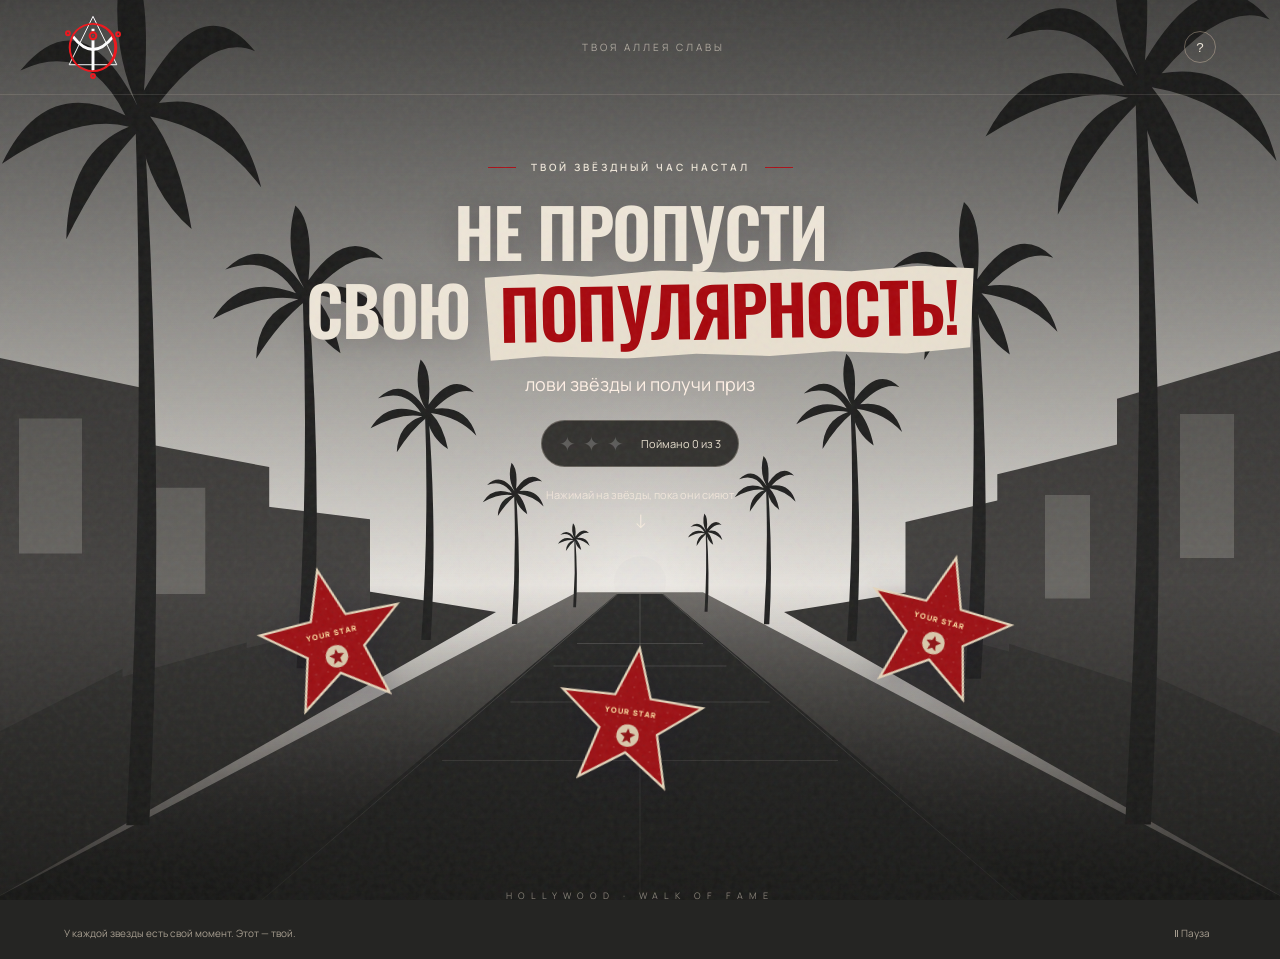
<file: index.html>
<!doctype html><html lang="ru"><head><meta charset="utf-8"><meta name="viewport" content="width=device-width,initial-scale=1"><title>Не пропусти свою популярность!</title><meta name="description" content="Лови звёзды на своей Аллее славы и получи подарок."><link rel="stylesheet" href="style.css"></head><body><div class="scene" aria-hidden="true"><svg viewBox="0 0 1440 1000" preserveAspectRatio="xMidYMid slice"><defs><linearGradient id="sky" x2="0" y2="1"><stop stop-color="#bdb5a8"/><stop offset=".42" stop-color="#d8cfc0"/><stop offset=".7" stop-color="#eee6d7"/><stop offset="1" stop-color="#9c8476"/></linearGradient><linearGradient id="road" x2="0" y2="1"><stop stop-color="#776d63"/><stop offset="1" stop-color="#1c1c1b"/></linearGradient><radialGradient id="sun"><stop stop-color="#f4edde"/><stop offset="1" stop-color="#e9ddc6" stop-opacity="0"/></radialGradient><g id="palm" fill="#232321"><path d="M-10 640Q12 320 0 0L9 0Q35 340 16 640Z"/><path d="M3 1Q-60-97-130-31Q-54-59-11 9Q-103-27-151 52Q-66 7-7 19Q-76 41-78 119Q-39 57 5 22Q16 78 64 110Q50 43 17 10Q94 21 143 73Q116-14 27-2Q90-65 136-48Q76-107 10-13Q20-111-12-139Q-34-62 3 1Z"/></g></defs><path fill="url(#sky)" d="M0 0H1440V1000H0Z"/><circle cx="720" cy="640" r="230" fill="url(#sun)"/><circle cx="720" cy="647" r="29" fill="#eee6d8"/><path d="M0 590L560 680 0 1000ZM1440 590L880 680 1440 1000Z" fill="#393732"/><path d="M0 1000L650 658H790L1440 1000" fill="url(#road)"/><path d="M290 1000L694 660H746L1150 1000" fill="#2b2b28"/><g stroke="#d2c7b7" stroke-opacity=".25"><path d="M300 1000L695 660M1140 1000L745 660M720 1000V660M500 845H940M576 780H864M624 740H816M650 715H790"/></g><g fill="#47433d"><path d="M0 396L177 433V727L0 817Z"/><path d="M145 488L308 519V707L145 752Z"/><path d="M283 560L420 577V689L283 720Z"/><path d="M1440 387L1250 443V733L1440 819Z"/><path d="M1270 489L1117 527V711L1270 760Z"/><path d="M1130 553L1015 580V693L1130 724Z"/></g><g fill="#b5a894" opacity=".35"><path d="M30 465H100V615H30ZM177 542H237V660H177ZM1320 460H1380V620H1320ZM1170 550H1220V665H1170Z"/></g><use href="#palm" transform="translate(159 117) scale(.98 1.25)"/><use href="#palm" transform="translate(1270 84) scale(1.1 1.3)"/><use href="#palm" transform="translate(345 320) scale(.66 .66)"/><use href="#palm" transform="translate(1088 319) scale(.67 .68)"/><use href="#palm" transform="translate(481 455) scale(.4 .4)"/><use href="#palm" transform="translate(954 450) scale(.4 .41)"/><use href="#palm" transform="translate(580 546) scale(.23 .23)"/><use href="#palm" transform="translate(860 540) scale(.23 .24)"/><use href="#palm" transform="translate(647 598) scale(.12 .12)"/><use href="#palm" transform="translate(793 590) scale(.13 .14)"/></svg></div><div class="shade"></div><header><a class="brand" href="./" aria-label="На главную"><img class="brand-logo" src="logo.svg?v=2" alt="Julia Prince" width="58" height="58"></a><span class="edition">ТВОЯ АЛЛЕЯ СЛАВЫ</span><button id="help" class="help" aria-label="Правила игры">?</button></header><main><div class="eyebrow"><span></span> ТВОЙ ЗВЁЗДНЫЙ ЧАС НАСТАЛ <span></span></div><h1>НЕ ПРОПУСТИ<br>СВОЮ <em>ПОПУЛЯРНОСТЬ!</em></h1><p class="subtitle">лови звёзды и получи приз</p><div class="progress" role="status" aria-live="polite"><span class="dots"><i>✦</i><i>✦</i><i>✦</i></span><span id="counter">Поймано 0 из 3</span></div><section class="playground" aria-label="Лови появляющиеся звёзды"><div class="hint">Нажимай на звёзды, пока они сияют <span>↓</span></div><div id="stars"></div><div class="pavement">HOLLYWOOD · WALK OF FAME</div></section></main><footer><span>У каждой звезды есть свой момент. Этот — твой.</span><button id="pause">Ⅱ Пауза</button></footer><dialog id="rules"><button class="close" aria-label="Закрыть">×</button><span class="modal-star">✦</span><h2>Твой выход!</h2><p>Звёзды появляются и исчезают.<br>Нажми на три разные звезды — и приз твой.<br>Времени сколько угодно.</p><button class="primary close-rule">Ловить звёзды →</button></dialog><dialog id="prize" aria-labelledby="prize-title"><img class="prize-logo" src="logo.svg?v=2" alt="Julia Prince" width="52" height="52"><h2 id="prize-title">ПОПУЛЯРНОСТЬ<br>ЛЮБИТ БЫСТРЫХ!</h2><p class="congrats">Поздравляю :)</p><p class="prize-copy">Забирай методичку<br><strong>«3 вида высококонверсионного контента»</strong></p><div class="covers"><figure><img src="cover-1.jpg" alt="Обложка методички: Вид 1 — Залипательный контент" width="708" height="1000"></figure><figure><img src="cover-2.jpg" alt="Обложка методички: Вид 2 — Контент, который сохраняют и репостят" width="708" height="1000"></figure></div><a class="primary gift-link" href="https://drive.google.com/drive/folders/10trSe1jV74QuhpUfHkQcWb9-KyAlkaCv?usp=share_link" target="_blank" rel="noopener noreferrer">Забрать методичку <span aria-hidden="true">↗</span></a><button id="again" class="text-button">Поймать звёзды ещё раз ↻</button></dialog><script src="game.js"></script></body></html>
</file>
<file: style.css>
@font-face {
  font-family: 'Manrope';
  font-style: normal;
  font-weight: 400;
  font-display: swap;
  src: url(font-0.ttf) format('truetype');
}
@font-face {
  font-family: 'Manrope';
  font-style: normal;
  font-weight: 500;
  font-display: swap;
  src: url(font-1.ttf) format('truetype');
}
@font-face {
  font-family: 'Manrope';
  font-style: normal;
  font-weight: 600;
  font-display: swap;
  src: url(font-2.ttf) format('truetype');
}
@font-face {
  font-family: 'Manrope';
  font-style: normal;
  font-weight: 700;
  font-display: swap;
  src: url(font-3.ttf) format('truetype');
}
@font-face {
  font-family: 'Manrope';
  font-style: normal;
  font-weight: 800;
  font-display: swap;
  src: url(font-4.ttf) format('truetype');
}
@font-face {
  font-family: 'Oswald';
  font-style: normal;
  font-weight: 500;
  font-display: swap;
  src: url(font-5.ttf) format('truetype');
}
@font-face {
  font-family: 'Oswald';
  font-style: normal;
  font-weight: 600;
  font-display: swap;
  src: url(font-6.ttf) format('truetype');
}
@font-face {
  font-family: 'Oswald';
  font-style: normal;
  font-weight: 700;
  font-display: swap;
  src: url(font-7.ttf) format('truetype');
}

*{box-sizing:border-box}body{margin:0;background:#24232c;color:#fff0db;font-family:Manrope,Arial,sans-serif;min-height:100svh}.scene,.shade{position:fixed;inset:0;pointer-events:none}.scene svg{width:100%;height:100%;object-fit:cover}.shade{background:linear-gradient(#1c1c2b99,transparent 68%,#14141f99)}header,main,footer{position:relative}header{height:95px;padding:0 5%;display:flex;align-items:center;justify-content:space-between;border-bottom:1px solid #ffe2bd20}.brand{font-size:16px;letter-spacing:3px;font-weight:800;text-decoration:none;color:inherit}.brand span{font-size:30px;vertical-align:middle;color:#edbc84;margin-right:10px}.edition{font-size:10px;letter-spacing:3px;color:#ffe4c5a0}.help{background:transparent;color:inherit;border:1px solid #ffe4c555;border-radius:50%;width:32px;height:32px;cursor:pointer}main{text-align:center;padding:36px 16px 0}.eyebrow{font-size:10px;letter-spacing:3px;display:flex;align-items:center;justify-content:center;gap:15px;font-weight:600}.eyebrow>span{width:28px;height:1px;background:#dab387}h1{font-family:Oswald,'Arial Narrow',Impact,sans-serif;font-size:clamp(38px,5.3vw,77px);font-weight:600;line-height:1.1;letter-spacing:-1.5px;margin:20px auto 16px;text-shadow:0 3px 30px #30222d40}h1 em{font-style:normal;color:#f5bfac}.subtitle{font-size:18px;font-weight:400;margin:0;color:#fff1e6}.progress{display:inline-flex;align-items:center;gap:17px;border:1px solid #ffe1c22e;border-radius:30px;padding:9px 17px;background:#29232d65;margin-top:24px;font-size:11px;backdrop-filter:blur(10px)}.dots{display:flex;gap:7px}.dots i{font-size:20px;font-style:normal;color:#ffffff35;transition:.3s}.dots i.caught{color:#ffd294;text-shadow:0 0 15px #f2b475}.playground{position:relative;max-width:960px;height:360px;margin:auto}.hint{position:absolute;inset:20px 0 auto;font-size:11px;color:#fff1e4bb}.hint span{display:block;font-size:19px;margin-top:5px}.star{position:absolute;width:150px;height:150px;border:0;background:none;padding:0;cursor:pointer;filter:drop-shadow(0 8px 16px #1d15295c);transform:translate(-50%,-50%) rotate(var(--rot));transition:opacity .45s,scale .45s,filter .2s;opacity:0;scale:.65;pointer-events:none;-webkit-tap-highlight-color:transparent}.star.visible{opacity:1;scale:1;pointer-events:auto}.star:hover{filter:drop-shadow(0 0 18px #ffd28c99);scale:1.08}.star:focus-visible{outline:2px solid white;border-radius:50%}.star svg{width:100%;height:100%;overflow:visible}.star text{font-family:Manrope,Arial,sans-serif;font-size:8px;font-weight:800;letter-spacing:1px;fill:#ffe4a6}.star.collected{opacity:0;scale:1.5;pointer-events:none}.pavement{position:absolute;bottom:5px;left:0;right:0;letter-spacing:6px;font-size:9px;color:#e2c2a867}footer{display:flex;justify-content:space-between;align-items:center;padding:18px 5%;font-size:10px;color:#fff0da99}footer button,.text-button{border:0;background:none;color:inherit;font:inherit;cursor:pointer}dialog{border:1px solid #dab88c50;background:#24222d;color:#fff0db;border-radius:8px;padding:32px;width:min(460px,calc(100% - 32px));text-align:center;box-shadow:0 30px 100px #0008}dialog::backdrop{background:#17131cbf;backdrop-filter:blur(8px)}dialog h2{font-family:Oswald,Impact,sans-serif;font-size:42px;margin:12px 0}dialog p{font-size:13px;line-height:1.9;color:#e0cdd1}.close{position:absolute;right:12px;top:8px;background:none;border:0;color:inherit;font-size:27px;cursor:pointer}.modal-star,.celebration{color:#eac18e;font-size:40px}.primary{display:block;width:100%;padding:16px;background:#efc79c;border:0;color:#332733;font:700 13px Manrope,Arial,sans-serif;border-radius:4px;cursor:pointer;margin-top:20px}.primary:disabled{cursor:default;opacity:.65}.book{margin:20px auto;text-align:left;padding:22px;width:240px;background:linear-gradient(130deg,#bf8791,#744f67);border-left:5px solid #d7a6a1;box-shadow:8px 8px 0 #15131c,9px 9px 0 #dab88c55;transform:rotate(-4deg);color:#ffedd6}.book>span{font-size:8px;letter-spacing:2px;display:block}.book strong{display:block;line-height:1.5;font-size:18px;margin:25px 0}.demo-note{font-size:10px!important;line-height:1.6!important}.text-button{font-size:11px;margin-top:8px}body:has(dialog[open]){overflow:hidden}@media(min-height:900px){main{padding-top:65px}.playground{height:440px}}@media(max-width:600px){header{height:70px;padding:0 22px}.brand{font-size:12px;letter-spacing:2px}.edition{display:none}main{padding-top:32px}.eyebrow{font-size:8px;letter-spacing:2px}h1{font-size:42px;letter-spacing:-1px;margin-top:22px}h1 em{display:block;font-size:39px}.subtitle{font-size:15px}.playground{height:340px}.star{width:113px;height:113px}.hint{font-size:10px}.pavement{font-size:7px;letter-spacing:3px}footer{font-size:9px;gap:15px;padding:16px 22px}.scene svg{width:170%;margin-left:-35%}.progress{margin-top:20px}}@media(prefers-reduced-motion:reduce){*{transition:none!important}}
/* Paper, ink and red: editorial palette */
body{background:#252523;color:#eee6d8}.scene{filter:saturate(.35)}.shade{background:linear-gradient(#151514b8,transparent 65%,#161614c9)}body:after{content:"";position:fixed;inset:0;z-index:10;pointer-events:none;opacity:.12;background-image:url("data:image/svg+xml,%3Csvg viewBox='0 0 180 180' xmlns='http://www.w3.org/2000/svg'%3E%3Cfilter id='n'%3E%3CfeTurbulence type='fractalNoise' baseFrequency='.85' numOctaves='3' stitchTiles='stitch'/%3E%3C/filter%3E%3Cpath filter='url(%23n)' opacity='.5' d='M0 0h180v180H0z'/%3E%3C/svg%3E")}header{border-color:#eae0cf22}.brand span{color:#bd1b20}.edition{color:#eae1d0a0}h1{color:#eee6d8}h1 em{color:#a7070d;background:#e9e0d0;display:inline-block;padding:3px 15px 10px;clip-path:polygon(0 5%,11% 2%,22% 6%,36% 0,49% 4%,63% 1%,75% 5%,89% 0,100% 4%,99% 94%,86% 100%,71% 96%,58% 100%,43% 96%,29% 100%,12% 96%,1% 100%);text-shadow:none;transform:rotate(-1deg)}.eyebrow>span{background:#aa1118}.progress{background:#201f1de0;border-color:#eae1d044;color:#eae1d0}.dots i.caught{color:#dc3439;text-shadow:0 0 15px #b5181d55}.star:hover{filter:drop-shadow(0 0 18px #ac141688)}.pavement{color:#ded3c28c}dialog{background:#e9e1d3;color:#242321;border-color:#bcb0a0;max-height:calc(100svh - 28px);overflow:auto;border-radius:2px;box-shadow:0 25px 100px #0009}dialog::backdrop{background:#121211c9}dialog p{color:#49443f}.modal-star,.celebration{color:#a30910}.primary{background:#a40c12;color:#f7eee0;border-radius:0}.primary:hover{background:#83070d}.primary:focus-visible,.text-button:focus-visible{outline:2px solid #a40c12;outline-offset:4px}#prize{width:min(590px,calc(100% - 28px));padding:24px 35px 25px}#prize h2{color:#a30910;font-size:40px;line-height:1.08;margin:8px 0}.celebration{font-size:26px;letter-spacing:10px}.congrats{font-size:20px!important;margin:10px 0 14px}.prize-copy{font-size:14px!important;margin:0 0 18px;line-height:1.6!important}.covers{display:flex;gap:18px;justify-content:center;align-items:center;margin:0 auto 23px;max-width:350px}.covers figure{margin:0;width:calc(50% - 9px);box-shadow:4px 6px 0 #b4a897;transform:rotate(-4deg);border:4px solid #f8f1e6}.covers figure:nth-child(2){transform:rotate(4deg)}.covers img{display:block;width:100%;height:auto}.gift-link{display:flex;align-items:center;justify-content:center;gap:20px;text-decoration:none;text-transform:uppercase;letter-spacing:1px;margin-top:0}.gift-link span{font-size:20px}.text-button{color:#655b50;margin-top:17px}.close{color:#242321}@media(max-width:600px){h1 em{font-size:36px;padding:5px 8px 10px}#prize{padding:20px}#prize h2{font-size:33px}.congrats{font-size:18px!important}.covers{max-width:290px;gap:14px}.gift-link{font-size:11px}.prize-copy{font-size:12px!important}}@media(max-width:360px){h1{font-size:37px}h1 em{font-size:31px}.covers{max-width:240px}}

.brand{display:flex;align-items:center}.brand-logo{display:block;width:58px;height:58px;object-fit:contain}.prize-logo{display:block;margin:0 auto 10px;width:52px;height:52px;object-fit:contain}@media(max-width:600px){.brand-logo{width:45px;height:45px}.prize-logo{width:44px;height:44px}}

.prize-logo{background:#262624;border-radius:50%;box-sizing:content-box;padding:8px}.brand-logo{height:64px}@media(max-width:600px){.brand-logo{height:50px}}
</file>
